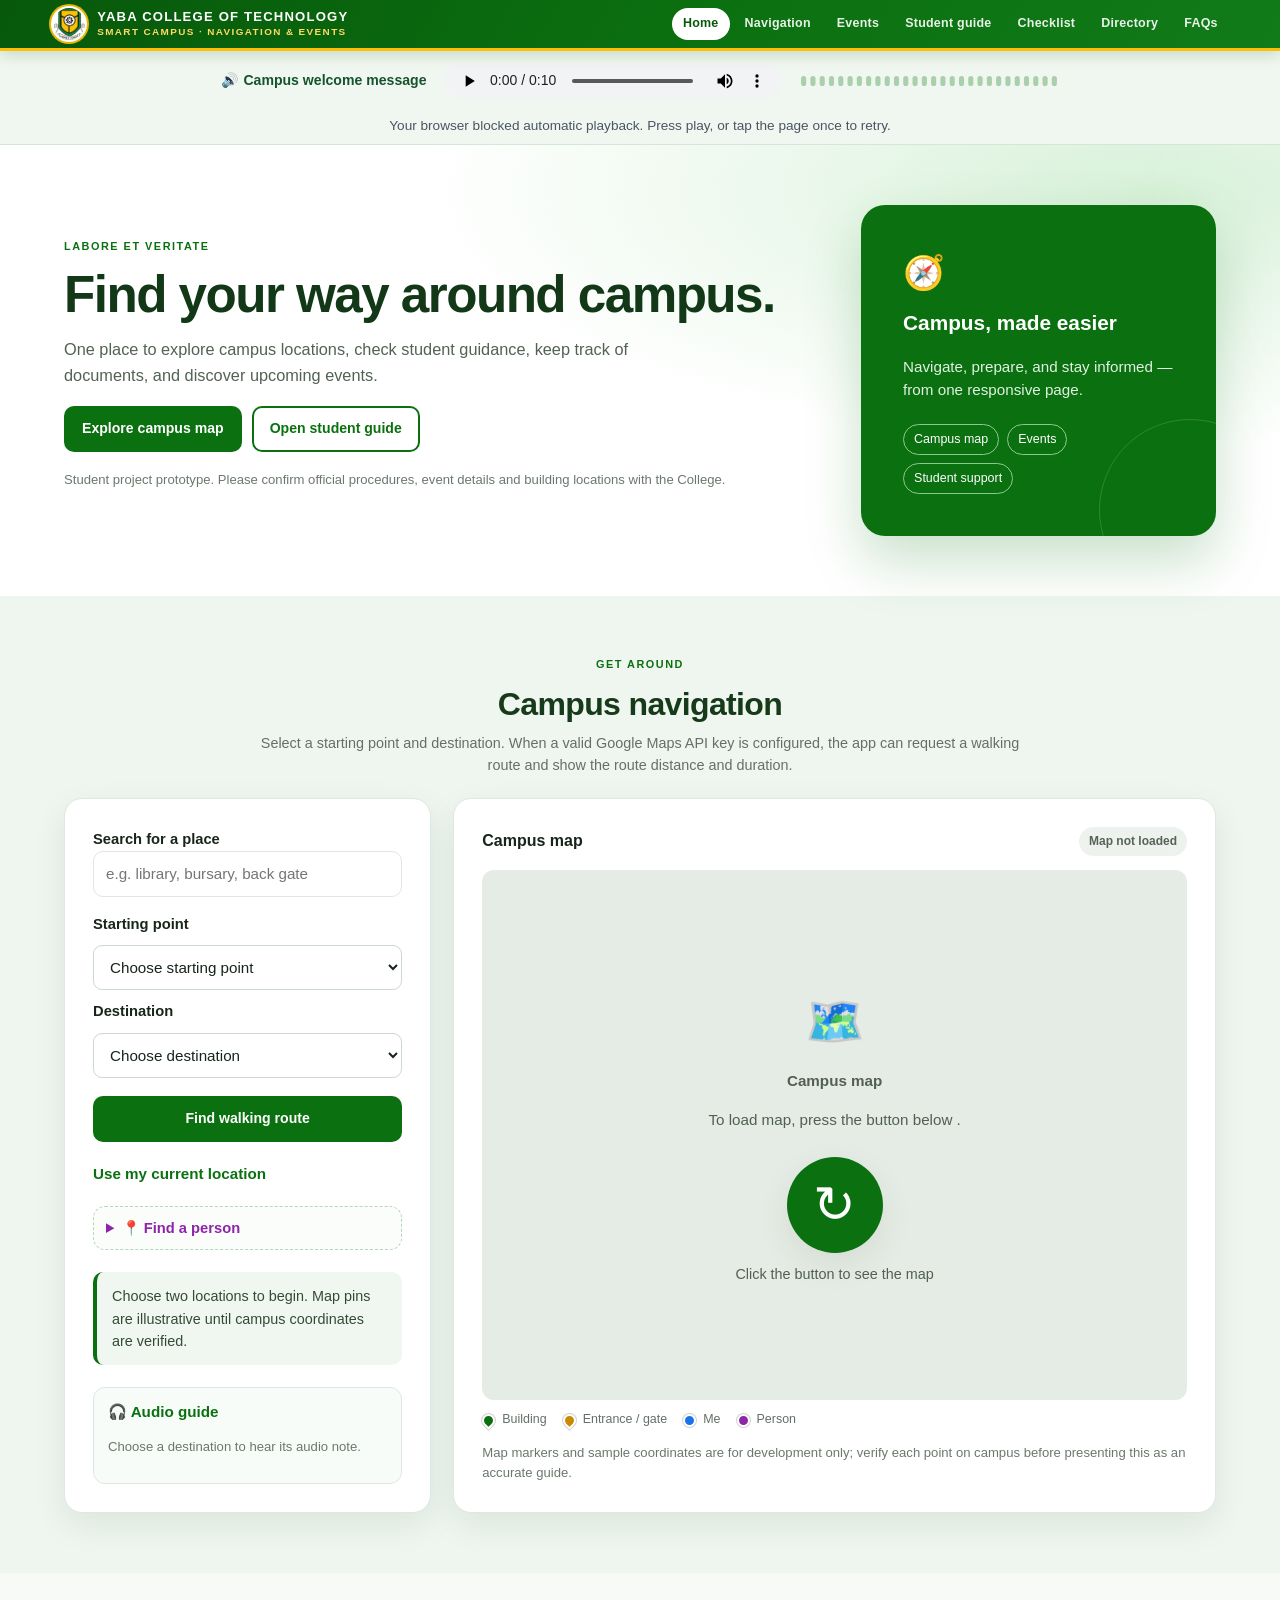
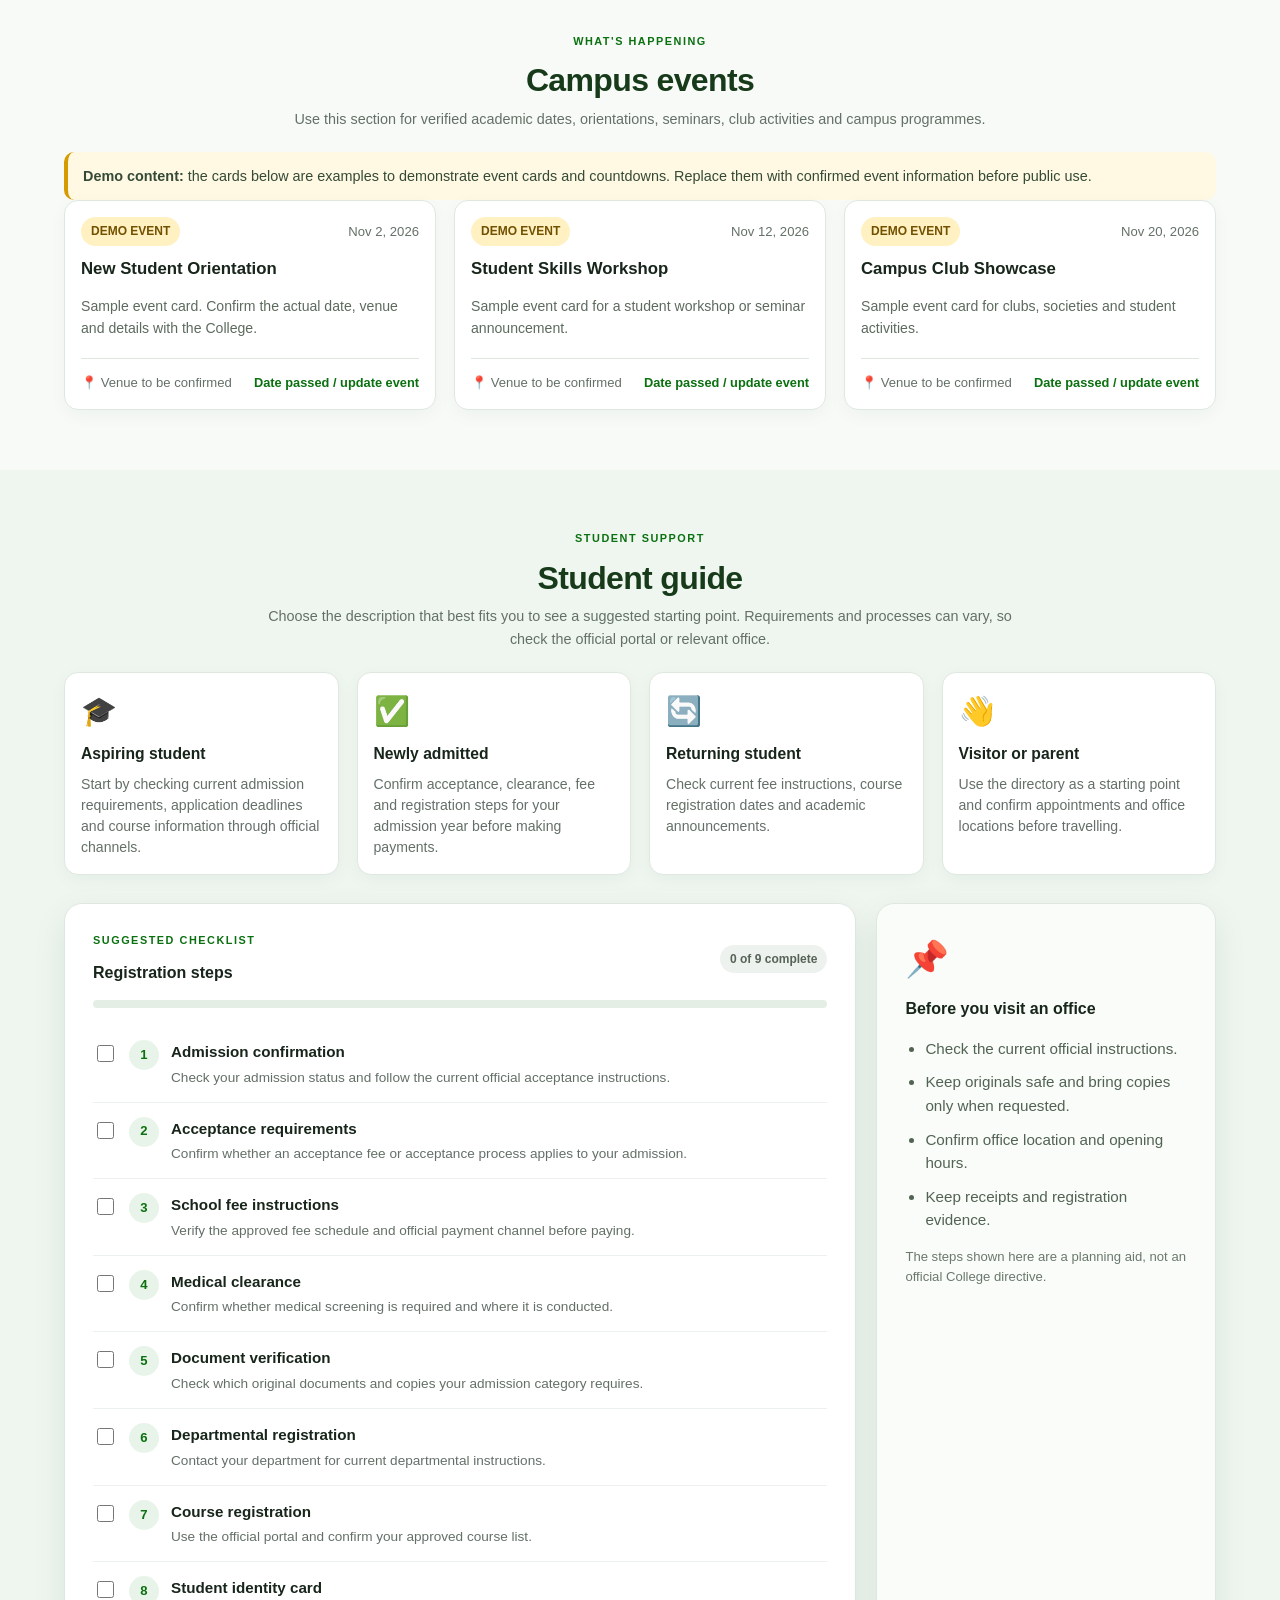
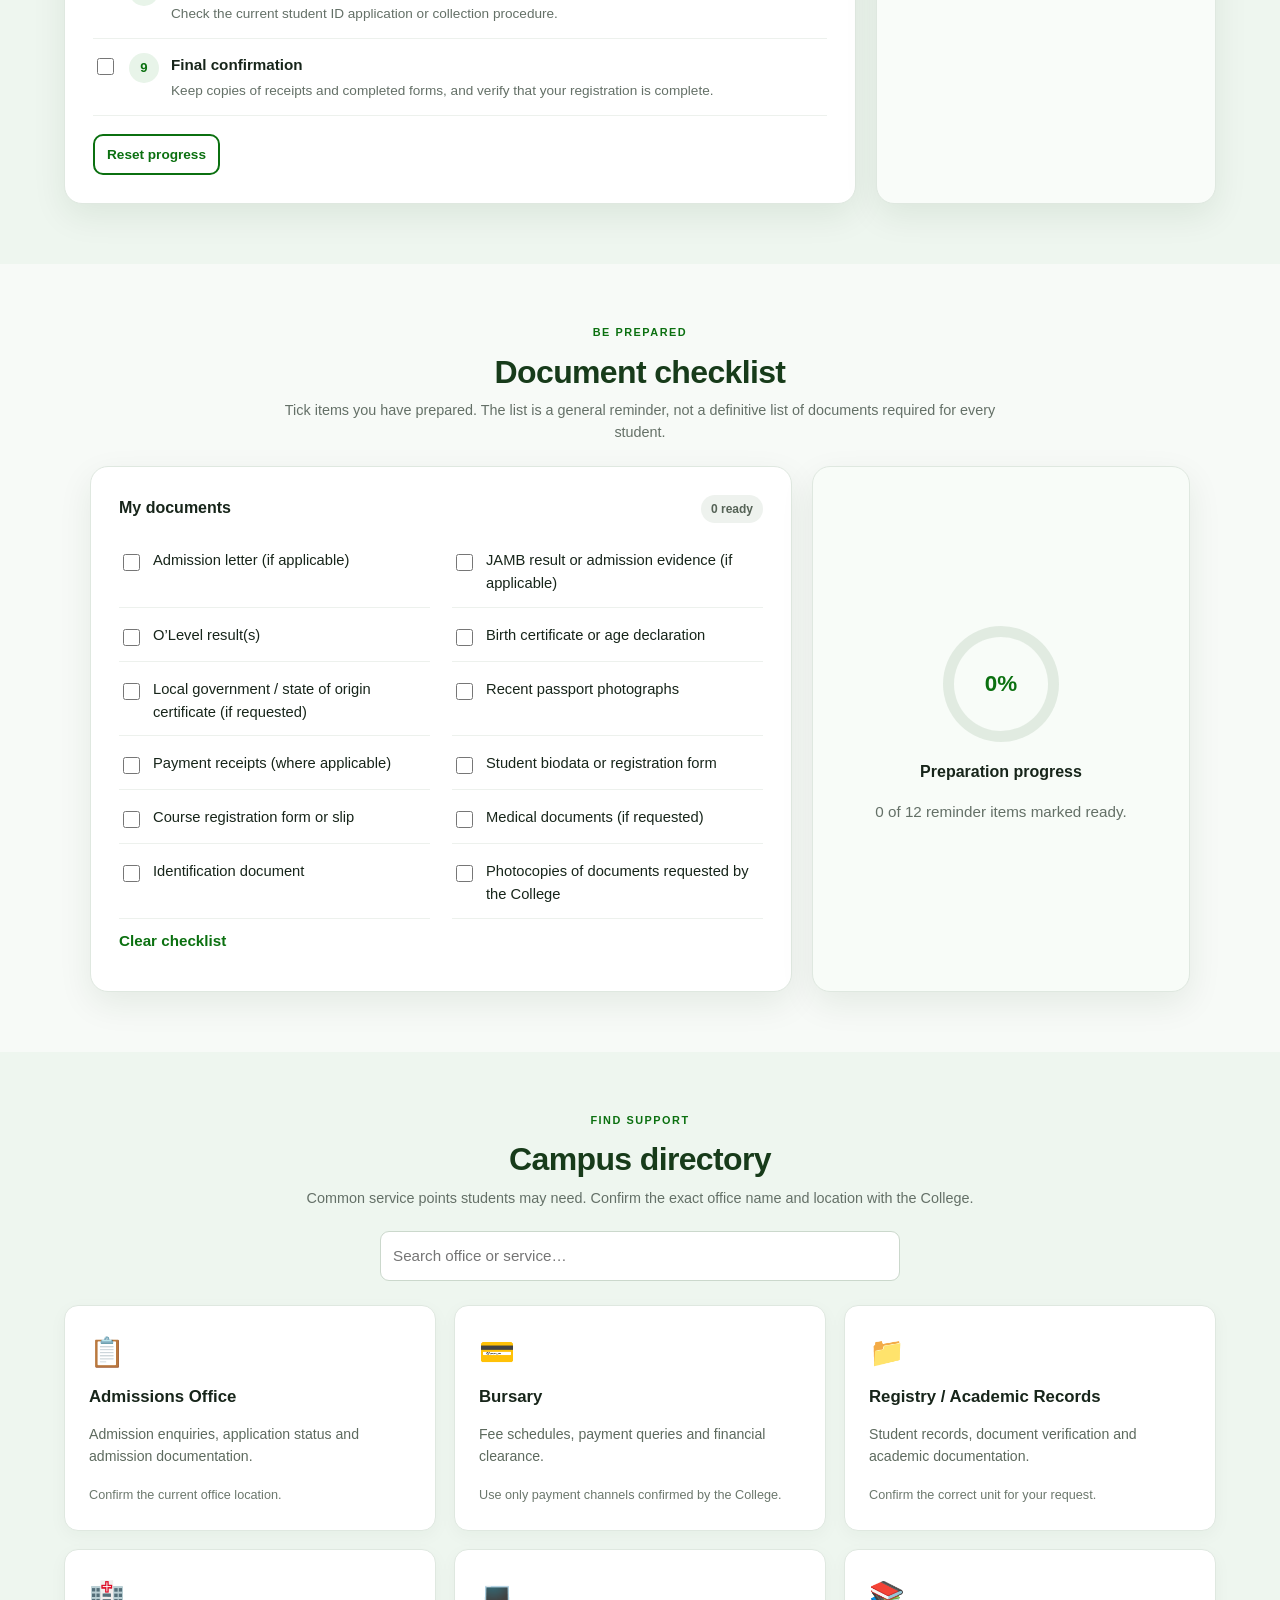
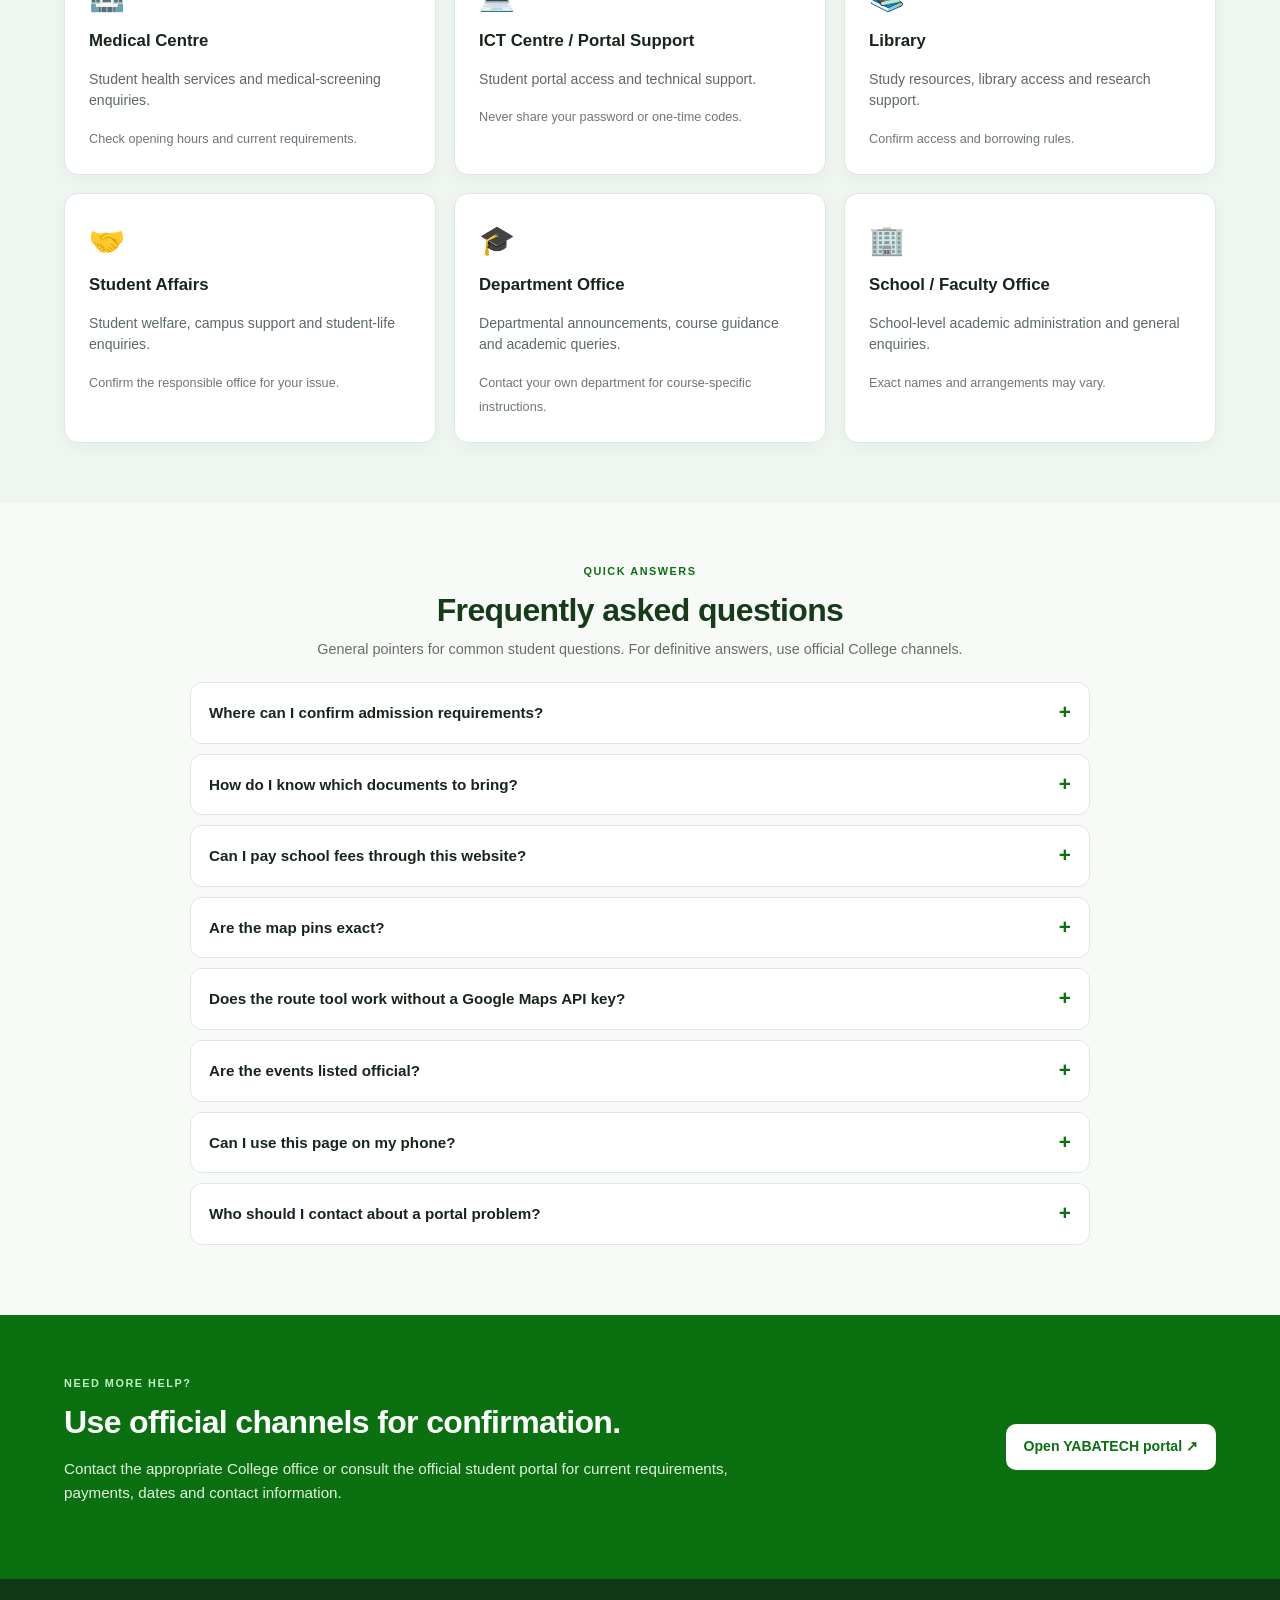
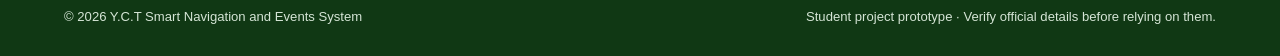
<file: index.html>
<!doctype html>
<html lang="en">
<head>
  <meta charset="utf-8">
  <meta name="viewport" content="width=device-width, initial-scale=1, viewport-fit=cover">
  <meta name="theme-color" content="#0b7010">
  <meta name="description" content="YCT Smart Navigation and Events System — a student-focused campus guide prototype.">
  <title>Y.C.T Smart Navigation and Events System</title>
  <link rel="stylesheet" href="css/style.css?v=20261113">
</head>
<body>
  <a class="skip-link" href="#main">Skip to content</a>
  <header class="site-header" id="top">
    <a class="brand" href="#home" aria-label="YCT Smart Campus home">
      <img src="images/logoyct.png" alt="Yaba College of Technology logo" class="logo" onerror="this.style.display='none'">
      <span><strong>YABA COLLEGE OF TECHNOLOGY</strong><small>Smart Campus · Navigation &amp; Events</small></span>
    </a>
    
    <nav id="primary-nav" class="primary-nav" aria-label="Main navigation">
      <a href="#home">Home</a><a href="#navigation">Navigation</a><a href="#events">Events</a><a href="#guide">Student guide</a><a href="#documents">Checklist</a><a href="#directory">Directory</a><a href="#faq">FAQs</a>
    </nav>
  </header>

  <div class="welcome-audio" id="welcome-audio-panel">
    <span class="welcome-audio-label">🔊 Campus welcome message</span>
    <audio id="welcome-audio" controls autoplay preload="auto" aria-label="YCT campus welcome audio">
      <source src="audios/welcome_mp3.mp3" type="audio/mpeg">
      <source src="audios/welcome_wav.wav" type="audio/wav">
      Your browser does not support the audio player.
    </audio>
    <canvas id="audio-visualizer" class="audio-visualizer" role="img" aria-label="Live frequency display of the welcome audio"></canvas>
    <p id="audio-status" class="audio-status" aria-live="polite" hidden></p>
  </div>

  <main id="main">
    <section class="hero section" id="home">
      <div class="hero-copy">
        <p class="eyebrow">LABORE ET VERITATE</p>
        <h1>Find your way around campus.</h1>
        <p class="hero-lede">One place to explore campus locations, check student guidance, keep track of documents, and discover upcoming events.</p>
        <div class="hero-actions"><a class="button" href="#navigation">Explore campus map</a><a class="button button-outline" href="#guide">Open student guide</a></div>
        <p class="prototype-note">Student project prototype. Please confirm official procedures, event details and building locations with the College.</p>
      </div>
      <div class="hero-panel" aria-label="Project features">
        <div class="feature-icon">🧭</div><h2>Campus, made easier</h2>
        <p>Navigate, prepare, and stay informed — from one responsive page.</p>
        <div class="feature-pills"><span>Campus map</span><span>Events</span><span>Student support</span></div>
      </div>
    </section>

    <section class="section section-soft" id="navigation">
      <div class="section-heading"><p class="eyebrow">GET AROUND</p><h2>Campus navigation</h2><p>Select a starting point and destination. When a valid Google Maps API key is configured, the app can request a walking route and show the route distance and duration.</p></div>
      <div class="navigation-layout">
        <form id="route-form" class="panel route-form">
          <div class="place-search" id="place-search">
            <label for="place-search-input">Search for a place</label>
            <input id="place-search-input" type="search" placeholder="e.g. library, bursary, back gate" autocomplete="off" autocapitalize="off" spellcheck="false">
            <ul id="place-search-results" class="place-results" hidden></ul>
            <p id="place-search-note" class="fine-print" aria-live="polite"></p>
          </div>
          <label for="source">Starting point</label><select id="source" required><option value="">Choose starting point</option></select>
          <label for="destination">Destination</label><select id="destination" required><option value="">Choose destination</option></select>
          <button class="button" type="submit">Find walking route</button>
          <button class="text-button" type="button" id="use-location">Use my current location</button>
          <details class="person-box" id="person-box">
            <summary>📍 Find a person</summary>
            <p class="fine-print">Ask them to send their location (a Google Maps link or coordinates) and paste it below. Choose Me as your starting point and you get a route to them. Paste a newer location any time and they move on your map.</p>
            <label for="person-name">Their name (optional)</label>
            <input id="person-name" type="text" maxlength="30" placeholder="e.g. Ada" autocomplete="off">
            <label for="person-coords">Their location</label>
            <input id="person-coords" type="text" placeholder="6.5170, 3.3760 or a Google Maps link" autocomplete="off" autocapitalize="off" spellcheck="false">
            <div class="person-actions">
              <button class="button button-small" type="button" id="person-locate">Locate person</button>
              <button class="text-button" type="button" id="person-clear">Clear</button>
              <button class="text-button" type="button" id="share-my-location">Share my location</button>
            </div>
            <p id="person-status" class="fine-print" aria-live="polite"></p>
            <div class="meeting" id="meeting">
              <p class="meeting-title">🔴 Live meeting code</p>
              <p class="fine-print">Share your live position with a friend for up to an hour, or follow a friend who shared theirs. No sign-up needed.</p>
              <div class="meeting-share">
                <label for="meeting-name">Your name (your friend sees this)</label>
                <input id="meeting-name" type="text" maxlength="30" placeholder="e.g. Tunde" autocomplete="off">
                <div class="person-actions"><button class="button button-small" type="button" id="meeting-start">Share live (get a code)</button></div>
                <div id="meeting-host" hidden>
                  <div class="meeting-code" id="meeting-code" aria-live="polite">------</div>
                  <div class="person-actions">
                    <button class="button button-small" type="button" id="meeting-copy-code">Copy code</button>
                    <button class="text-button" type="button" id="meeting-copy-link">Copy link</button>
                    <button class="text-button" type="button" id="meeting-extend">Restart 1-hour timer</button>
                    <button class="text-button" type="button" id="meeting-stop">Stop sharing</button>
                  </div>
                </div>
                <p id="meeting-host-status" class="fine-print" aria-live="polite"></p>
                <p class="fine-print">While you share, your live position is sent to Google's Firebase service and shown to anyone who has your code. It is removed when you stop, close this page, or the timer ends. Keep this page open; phones may pause location when the screen is off.</p>
              </div>
              <div class="meeting-join">
                <label for="meeting-join-code">Have a code? Enter it to follow your friend</label>
                <input id="meeting-join-code" type="text" maxlength="6" placeholder="e.g. K7M2QX" autocomplete="off" autocapitalize="characters" spellcheck="false">
                <div class="person-actions">
                  <button class="button button-small" type="button" id="meeting-join">Follow</button>
                  <button class="text-button" type="button" id="meeting-leave" hidden>Stop following</button>
                </div>
                <p id="meeting-join-status" class="fine-print" aria-live="polite"></p>
              </div>
              <p id="meeting-setup-note" class="fine-print person-warning" hidden>Live codes are switched off until the site owner adds the Firebase settings (js/firebase-config.js).</p>
            </div>
            <p class="fine-print">"Share my location" makes a link with the spot where you are right now. Anyone who has the link can see that spot. This site does not store it.</p>
          </details>
          <div id="route-result" class="notice" aria-live="polite">Choose two locations to begin. Map pins are illustrative until campus coordinates are verified.</div>
          <div id="audio-guide" class="audio-guide" aria-live="polite"></div>
        </form>
        <div class="panel map-panel">
          <div class="map-topline"><h3>Campus map</h3><span id="map-status" class="status-pill">Map not loaded</span></div>
          <div id="map" role="region" aria-label="Interactive campus map">
            <div class="map-fallback" id="map-placeholder">
              <span class="map-emoji">🗺️</span>
              <strong>Campus map</strong>
              <p>To load map, press the button below .</p>
              <button type="button" class="map-load-button" id="load-map-button" aria-label="Load the campus map">&#8635;</button>
              <p class="map-hint">Click the button to see the map</p>
            </div>
          </div>
          <ul class="map-legend" aria-label="Map key"><li><i class="dot-building"></i>Building</li><li><i class="dot-gate"></i>Entrance / gate</li><li><i class="dot-me"></i>Me</li><li><i class="dot-person"></i>Person</li></ul>
          <p class="fine-print">Map markers and sample coordinates are for development only; verify each point on campus before presenting this as an accurate guide.</p>
        </div>
      </div>
    </section>

    <section class="section" id="events">
      <div class="section-heading"><p class="eyebrow">WHAT'S HAPPENING</p><h2>Campus events</h2><p>Use this section for verified academic dates, orientations, seminars, club activities and campus programmes.</p></div>
      <div class="notice warning"><strong>Demo content:</strong> the cards below are examples to demonstrate event cards and countdowns. Replace them with confirmed event information before public use.</div>
      <div id="events-grid" class="card-grid"></div>
    </section>

    <section class="section section-soft" id="guide">
      <div class="section-heading"><p class="eyebrow">STUDENT SUPPORT</p><h2>Student guide</h2><p>Choose the description that best fits you to see a suggested starting point. Requirements and processes can vary, so check the official portal or relevant office.</p></div>
      <div id="student-type-grid" class="card-grid student-type-grid"></div>
      <div id="guide-selector" class="profile-wrap" data-picker></div>
      <div class="guide-layout">
        <div class="panel"><div class="panel-heading"><div><p class="eyebrow">SUGGESTED CHECKLIST</p><h3>Registration steps</h3></div><span id="progress-label" class="status-pill">0 of 9 complete</span></div><div class="progress-track"><span id="progress-bar"></span></div><div id="steps-list" class="steps-list"></div><button class="button button-small button-outline" id="reset-steps" type="button">Reset progress</button></div>
        <aside class="panel guide-aside"><div class="aside-icon">📌</div><h3>Before you visit an office</h3><ul><li>Check the current official instructions.</li><li>Keep originals safe and bring copies only when requested.</li><li>Confirm office location and opening hours.</li><li>Keep receipts and registration evidence.</li></ul><p class="fine-print">The steps shown here are a planning aid, not an official College directive.</p></aside>
      </div>
    </section>

    <section class="section" id="documents">
      <div class="section-heading"><p class="eyebrow">BE PREPARED</p><h2>Document checklist</h2><p>Tick items you have prepared. The list is a general reminder, not a definitive list of documents required for every student.</p></div>
      <div id="docs-selector" class="profile-wrap" data-picker></div>
      <div class="checklist-layout"><div class="panel"><div class="panel-heading"><h3>My documents</h3><span class="status-pill" id="docs-count">0 ready</span></div><div id="documents-list" class="documents-list"></div><button class="text-button" type="button" id="clear-documents">Clear checklist</button></div><aside class="panel checklist-summary"><div class="progress-ring" id="docs-ring"><span id="docs-percent">0%</span></div><h3>Preparation progress</h3><p id="docs-summary">Tick a document when you have it ready.</p></aside></div>
    </section>

    <section class="section section-soft" id="directory">
      <div class="section-heading"><p class="eyebrow">FIND SUPPORT</p><h2>Campus directory</h2><p>Common service points students may need. Confirm the exact office name and location with the College.</p></div>
      <div class="directory-tools"><label for="directory-search" class="sr-only">Search campus directory</label><input id="directory-search" type="search" placeholder="Search office or service…"></div>
      <div id="directory-grid" class="card-grid"></div>
    </section>

    <section class="section" id="faq">
      <div class="section-heading"><p class="eyebrow">QUICK ANSWERS</p><h2>Frequently asked questions</h2><p>General pointers for common student questions. For definitive answers, use official College channels.</p></div>
      <div id="faq-list" class="faq-list"></div>
    </section>

    <section class="section help-section" id="help"><div><p class="eyebrow">NEED MORE HELP?</p><h2>Use official channels for confirmation.</h2><p>Contact the appropriate College office or consult the official student portal for current requirements, payments, dates and contact information.</p></div><a class="button button-light" href="https://portal.yabatech.edu.ng" target="_blank" rel="noopener noreferrer">Open YABATECH portal ↗</a></section>
  </main>

  <footer class="site-footer"><p>© 2026 Y.C.T Smart Navigation and Events System</p><p>Student project prototype · Verify official details before relying on them.</p></footer>
  <button type="button" id="floating-top" class="floating-top" aria-label="Back to top" hidden>↑</button>
  <div id="toast" class="toast" role="status" aria-live="polite"></div>
  <script src="js/config.js?v=20261113"></script><script src="js/firebase-config.js?v=20261113"></script><script src="js/audio-notes.js?v=20261113"></script><script src="js/app.js?v=20261113"></script><script src="js/map.js?v=20261113"></script><script src="js/meeting.js?v=20261113"></script>
</body>
</html>
</file>
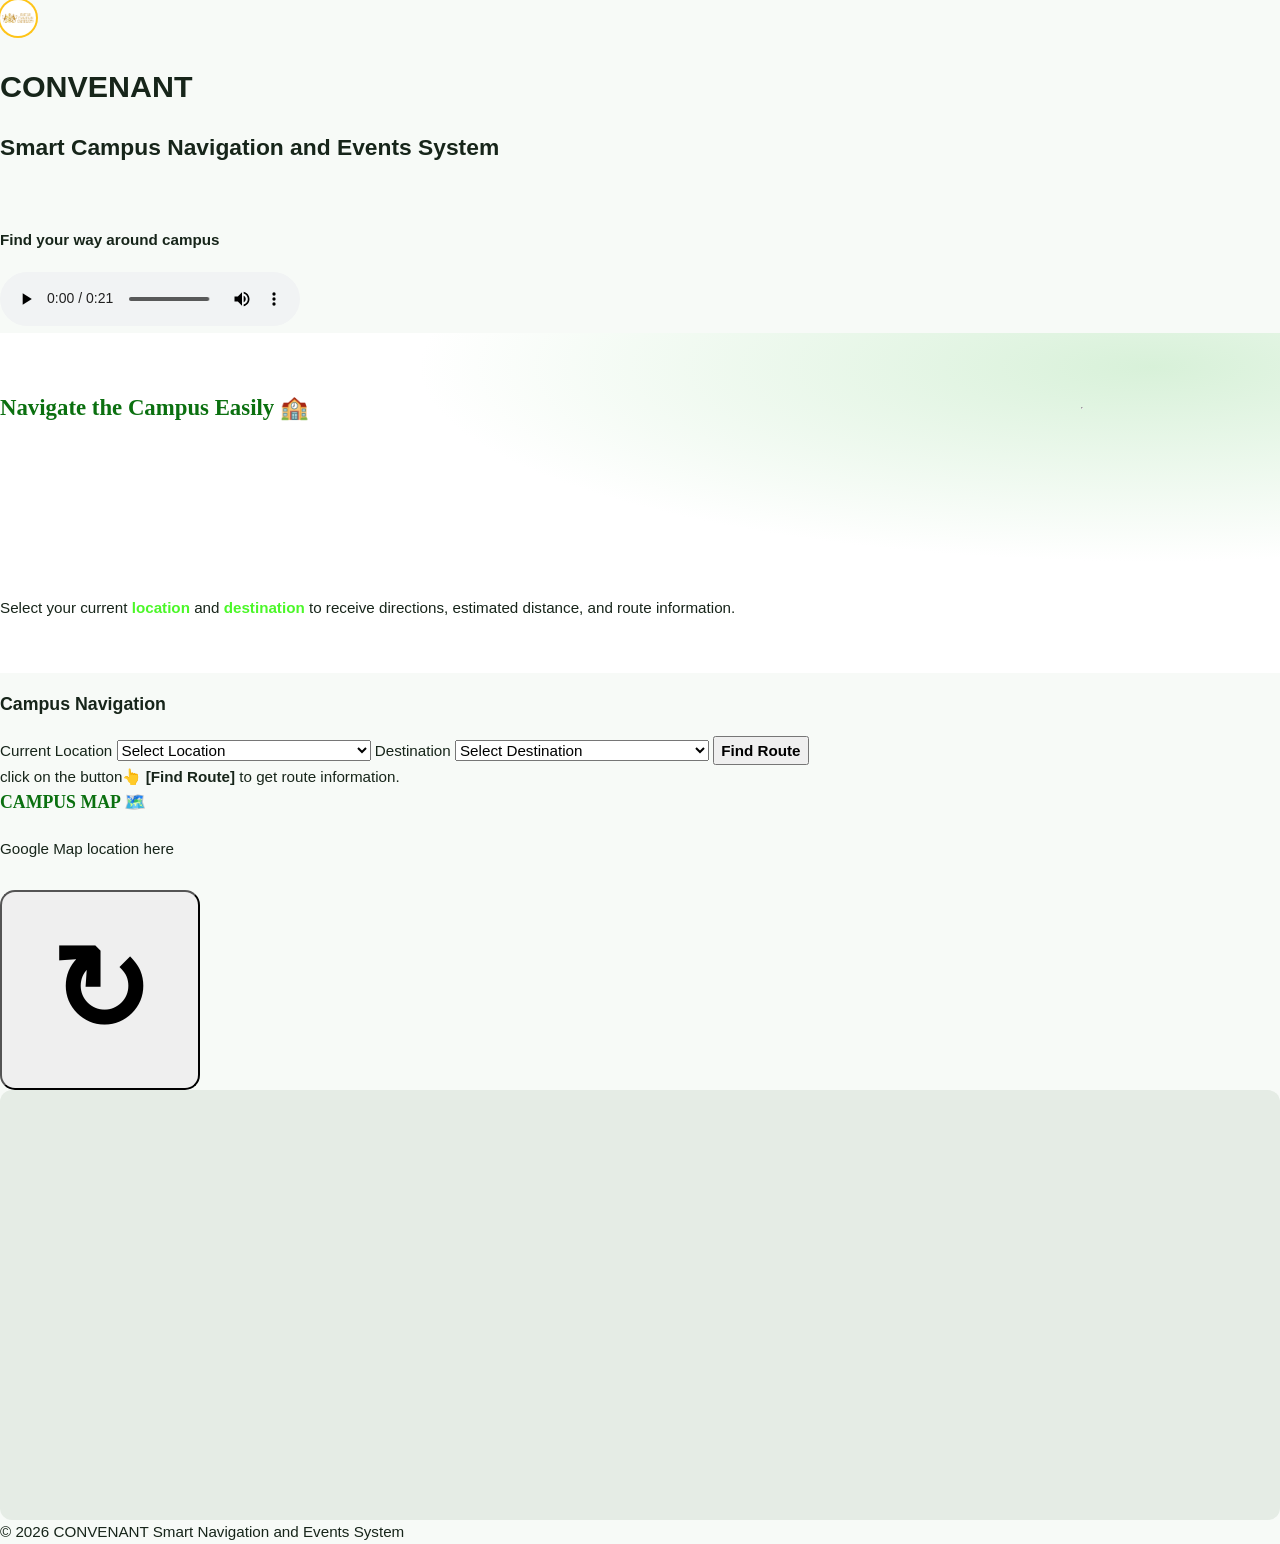
<file: navigation.html>
<!DOCTYPE html>
<html lang="en">
<head>
<meta charset="UTF-8">
<meta name="viewport" content="width=device-width, initial-scale=1.0">
<title>Y.C.T Smart Navigation and Events System</title>
<link rel="stylesheet" href="css/style.css">
</head>

<body>
<header class="mainheader">
   <a href="https://portal.yabatech.edu.ng" target="_blank"><img src="images/BCU-logo.png" class="logo" title="LABORE ET VERITATE" alt="campus logo"></a>
    <div><H1><B>CONVENANT</B></H1>
        <H2><B>Smart Campus Navigation and Events System</B></H2><br>
        <h4><b>Find your way around campus</b></h4></div>
</header>
<div  class="center">
<audio controls autoplay>
    <source src="audios/centuryfox.wav">
    <!--
    <source src="audios/welcome_mp3.mp3">
    <source src="audios/welcome_wav.wav">
    -->
</audio>
</div>
<section class="hero">
    <h2 style="color: #0b7010; font-family: 'Times New Roman', Times, serif; ">Navigate the Campus Easily 🏫</h2>
    <hr class="line">
    <p>
        Select your current <span style="color: #4bf728"><b>location</b></span> and <span style="color: #4bf728"><b>destination</b></span> to receive
        directions, estimated distance, and route information.
    </p>
</section>

<div class="navigation-box">

    <h3 >Campus Navigation</h3>

    <label>Current Location</label>
    <select id="source">
        <option>Select Location</option>
        <option>School of Science</option>
        <option>School of Engineering</option>
        <option>Library</option>
        <option>ICT Centre</option>
        <option>Medical Centre</option>
        <option>Computer Technology Department</option>
    </select>

    <label>Destination</label>
    <select id="destination">
        <option>Select Destination</option>
        <option>School of Science</option>
        <option>School of Engineering</option>
        <option>Library</option>
        <option>ICT Centre</option>
        <option>Medical Centre</option>
        <option>Computer Technology Department</option>
    </select>

    <button onclick="showRoute()"><b>Find Route</b></button>

    <div class="result" id="result">
        click on the button👆 <span class="innerText"><b>[Find Route]</b></span>  to get route information.
    </div>

</div>

<div class="map-area">

    <h3 style="color: #0b7010; font-family: 'Times New Roman', Times, serif; margin:0%; padding: 0 0 20px 0;"><b>CAMPUS MAP 🗺️</b></h3>

<div class="placeholder-map" id="placeholder" style="flex-direction: column;">

    Google Map location here

    <h1 style="margin: 30px 0 0 0;">
        <button alt="click to see your current location" onclick="loadMap()"
            style="border-radius: 15px;
                   text-align: center;
                   font-size: 120px;
                   width: 200px;
                   height: 200px;" >
            &#8635
        </button>
    </h1>

</div>

<div id="map"></div>

</div>

<footer>
    © 2026 CONVENANT Smart Navigation and Events System
</footer>

<script src="js/app.js"></script>
<script src="js/map.js" ></script>


</body>
</html>
</file>
<file: css/style.css>
:root{--green:#0b7010;--green-dark:#07580b;--green-light:#eaf7eb;--gold:#ffbf00;--ink:#17251a;--muted:#647067;--paper:#fff;--line:#dfe8e0;--shadow:0 12px 34px rgba(14,56,19,.08)}
*{box-sizing:border-box}html{scroll-behavior:smooth;scroll-padding-top:calc(var(--header-h,100px) - 8px)}body{margin:0;background:#f7faf7;color:var(--ink);font-family:Arial,Helvetica,sans-serif;font-size:.95rem;line-height:1.55}a{color:inherit}button,input,select{font:inherit}button,a{-webkit-tap-highlight-color:transparent}.skip-link{position:absolute;left:-999px;top:8px;background:#fff;padding:10px;z-index:100}.skip-link:focus{left:8px}.sr-only{position:absolute;width:1px;height:1px;padding:0;margin:-1px;overflow:hidden;clip:rect(0,0,0,0);white-space:nowrap;border:0}
.site-header{position:sticky;top:0;z-index:30;background:rgba(255,255,255,.96);backdrop-filter:blur(12px);border-bottom:1px solid var(--line);padding:8px clamp(16px,4vw,60px);display:flex;align-items:center;justify-content:space-between;gap:24px}.brand{display:flex;align-items:center;gap:12px;text-decoration:none;min-width:0}.logo{width:40px;height:40px;object-fit:contain}.brand strong{display:block;color:var(--green);font-size:clamp(.72rem,1.3vw,.9rem);letter-spacing:.02em}.brand small{display:block;color:var(--muted);font-size:.7rem}.primary-nav{display:flex;align-items:center;gap:clamp(8px,1.5vw,22px)}.primary-nav a{text-decoration:none;color:#4e5d50;font-size:.84rem;font-weight:700;padding:8px 0;border-bottom:3px solid transparent}.primary-nav a:hover,.primary-nav a.active{color:var(--green);border-color:var(--gold)}
.section{padding:clamp(34px,5vw,60px) clamp(16px,5vw,76px);scroll-margin-top:0}.section-soft{background:#eef6ef}.hero{min-height:340px;display:grid;grid-template-columns:minmax(0,1.35fr) minmax(260px,.65fr);align-items:center;gap:clamp(24px,5vw,60px);background:radial-gradient(ellipse at 90% 10%,#d8f1d9 0,transparent 45%),#fff}.hero-copy{max-width:780px}.eyebrow{color:var(--green);font-weight:800;font-size:.68rem;letter-spacing:.14em;text-transform:uppercase;margin:0 0 12px}.hero h1{font-size:clamp(1.9rem,4.4vw,3.2rem);line-height:1.1;letter-spacing:-.03em;margin:0;color:#123817}.hero-lede{font-size:clamp(.92rem,1.3vw,1.02rem);color:#526253;max-width:640px;margin:14px 0}.hero-actions{display:flex;flex-wrap:wrap;gap:10px;margin:18px 0}.button{display:inline-flex;align-items:center;justify-content:center;border:2px solid var(--green);border-radius:10px;background:var(--green);color:#fff;font-size:.88rem;padding:10px 16px;text-decoration:none;font-weight:800;cursor:pointer;transition:transform .2s,background .2s}.button:hover{background:var(--green-dark);transform:translateY(-1px)}.button-outline{background:transparent;color:var(--green)}.button-outline:hover{color:#fff}.button-light{background:#fff;color:var(--green);border-color:#fff;white-space:nowrap}.button-light:hover{background:#f2f7f2;color:var(--green-dark)}.prototype-note,.fine-print{font-size:.82rem;color:#6b786c}.hero-panel{padding:clamp(24px,4vw,42px);background:#0b7010;color:white;border-radius:24px;box-shadow:0 25px 55px rgba(11,112,16,.22);position:relative;overflow:hidden}.hero-panel:after{content:"";position:absolute;width:180px;height:180px;border:1px solid rgba(255,255,255,.15);border-radius:50%;right:-65px;bottom:-65px}.feature-icon{font-size:2.1rem}.hero-panel h2{font-size:1.3rem;margin:8px 0}.hero-panel p{color:#e0f2e1}.feature-pills{display:flex;flex-wrap:wrap;gap:8px;margin-top:22px}.feature-pills span{border:1px solid #8cc991;border-radius:100px;padding:5px 10px;font-size:.78rem}
.section-heading{max-width:760px;margin:0 auto 22px;text-align:center}.section-heading h2,.help-section h2{font-size:clamp(1.4rem,2.6vw,2rem);line-height:1.2;letter-spacing:-.02em;margin:0 0 8px;color:#173b1a}.section-heading>p:last-child{color:var(--muted);margin:0;font-size:.9rem}.navigation-layout{display:grid;grid-template-columns:minmax(250px,.65fr) minmax(0,1.35fr);gap:22px;max-width:1250px;margin:auto}.panel{background:var(--paper);border:1px solid var(--line);border-radius:18px;padding:clamp(18px,3vw,28px);box-shadow:var(--shadow)}.route-form{display:flex;flex-direction:column;align-items:stretch;gap:10px}.route-form label{font-weight:800;font-size:.92rem}.route-form select,.directory-tools input{width:100%;padding:12px;border:1px solid #cbd8cc;border-radius:9px;background:#fff;color:var(--ink)}.route-form .button{margin-top:8px}.text-button{border:0;background:transparent;color:var(--green);font-weight:800;cursor:pointer;padding:10px 0;text-align:left}.text-button:hover{text-decoration:underline}.notice{padding:13px 15px;border-radius:10px;background:#f0f7f0;border-left:4px solid var(--green);font-size:.9rem;color:#344a36;margin-top:12px}.warning,.notice-warning{background:#fff8e3;border-left-color:#d69b00}.map-panel{min-width:0}.map-topline,.panel-heading{display:flex;align-items:center;justify-content:space-between;gap:14px;margin-bottom:14px}.map-topline h3,.panel h3{margin:0;font-size:1rem}.status-pill{display:inline-flex;align-items:center;background:#eef2ee;color:#566357;padding:5px 10px;border-radius:100px;font-size:.75rem;font-weight:800;white-space:nowrap}.status-ready{background:#ddf5df;color:#12621a}#map{height:430px;min-height:300px;border-radius:12px;overflow:hidden;background:#e5ece5}.map-fallback{height:100%;min-height:300px;display:flex;flex-direction:column;align-items:center;justify-content:center;text-align:center;padding:28px;color:#516052}.map-fallback p{max-width:440px}.map-emoji{font-size:3rem;margin-bottom:10px}.map-panel>.fine-print{margin-bottom:0}
.card-grid{display:grid;grid-template-columns:repeat(3,minmax(0,1fr));gap:18px;max-width:1250px;margin:0 auto}.event-card,.directory-card,.student-card{background:#fff;border:1px solid var(--line);border-radius:14px;padding:16px;box-shadow:0 5px 18px rgba(12,45,16,.04);transition:transform .2s,box-shadow .2s}.event-card:hover,.directory-card:hover,.student-card:hover{transform:translateY(-3px);box-shadow:var(--shadow)}.event-meta,.event-footer{display:flex;justify-content:space-between;align-items:center;gap:12px;flex-wrap:wrap;font-size:.82rem;color:var(--muted)}.event-card h3,.directory-card h3{margin:10px 0 6px;font-size:1.05rem}.event-card p,.directory-card p{color:#5d6a5e;font-size:.88rem}.event-footer{border-top:1px solid var(--line);padding-top:14px;margin-top:18px}.event-footer strong{color:var(--green);font-size:.8rem}.demo-pill{background:#fff1c2;color:#725000}.student-type-grid{grid-template-columns:repeat(4,minmax(0,1fr));margin-bottom:28px}.student-card{font-size:inherit;text-align:left;color:var(--ink);cursor:pointer;display:flex;flex-direction:column;align-items:flex-start;gap:8px}.student-card strong{font-size:.98rem}.student-card span:last-child{font-size:.88rem;color:var(--muted);line-height:1.5}.student-card.selected{border:2px solid var(--green);background:var(--green-light)}.card-icon{font-size:1.8rem}.guide-layout{display:grid;grid-template-columns:minmax(0,1.4fr) minmax(240px,.6fr);gap:20px;max-width:1250px;margin:auto}.progress-track{height:8px;background:#e5eee5;border-radius:100px;overflow:hidden;margin:12px 0 18px}.progress-track span{display:block;height:100%;width:0;background:var(--green);transition:width .25s}.steps-list{margin-bottom:18px}.step-row{display:flex;align-items:flex-start;gap:12px;padding:14px 0;border-bottom:1px solid #edf1ed;cursor:pointer}.step-row input,.document-row input{accent-color:var(--green);margin-top:5px;width:17px;height:17px;flex-shrink:0}.step-number{display:grid;place-items:center;width:30px;height:30px;flex-shrink:0;border-radius:50%;background:#e8f4e9;color:var(--green);font-weight:800;font-size:.82rem}.step-copy{display:flex;flex-direction:column;gap:3px}.step-copy strong{font-size:.95rem}.step-copy small{font-size:.85rem;color:var(--muted)}.step-row.complete .step-number{background:var(--green);color:#fff}.step-row.complete .step-copy strong{text-decoration:line-through;color:#778378}.button-small{font-size:.85rem;padding:8px 12px}.guide-aside{background:#f9fcf9}.aside-icon{font-size:2.2rem}.guide-aside h3{margin:10px 0}.guide-aside ul{padding-left:20px;color:#526253}.guide-aside li{margin:10px 0}.checklist-layout{display:grid;grid-template-columns:minmax(0,1.3fr) minmax(240px,.7fr);gap:20px;max-width:1100px;margin:auto}.documents-list{display:grid;grid-template-columns:repeat(2,minmax(0,1fr));gap:4px 22px}.document-row{display:flex;gap:10px;align-items:flex-start;padding:12px 0;border-bottom:1px solid #edf1ed;font-size:.92rem;cursor:pointer}.document-row.complete span{color:#718072;text-decoration:line-through}.checklist-summary{display:flex;flex-direction:column;align-items:center;justify-content:center;text-align:center;background:#f8fcf8}.progress-ring{--progress:0deg;width:116px;height:116px;display:grid;place-items:center;border-radius:50%;background:conic-gradient(var(--green) var(--progress),#e1ebe1 0);position:relative;margin:8px 0 18px}.progress-ring:before{content:"";position:absolute;inset:11px;background:#f8fcf8;border-radius:50%}.progress-ring span{position:relative;font-size:1.4rem;font-weight:800;color:var(--green)}.checklist-summary p{color:var(--muted)}.directory-tools{max-width:520px;margin:0 auto 24px}.directory-card{padding:24px}.directory-card small{color:#6c786d}.faq-list{max-width:900px;margin:auto}.faq-item{background:#fff;border:1px solid var(--line);border-radius:12px;margin:10px 0;padding:0 18px}.faq-item summary{font-weight:800;cursor:pointer;padding:18px 24px 18px 0;position:relative;list-style:none}.faq-item summary::-webkit-details-marker{display:none}.faq-item summary:after{content:"+";position:absolute;right:0;color:var(--green);font-size:1.3rem;top:13px}.faq-item[open] summary:after{content:"−"}.faq-item p{color:#5d6a5e;margin:0;padding:0 0 18px}.help-section{background:var(--green);color:#fff;display:flex;align-items:center;justify-content:space-between;gap:32px}.help-section .eyebrow{color:#c3efc6}.help-section h2{color:#fff;max-width:650px}.help-section p:not(.eyebrow){max-width:720px;color:#e2f2e3}.site-footer{background:#103814;color:#d5e5d6;padding:28px clamp(16px,5vw,76px);display:flex;align-items:center;justify-content:space-between;gap:12px;flex-wrap:wrap;font-size:.82rem}.site-footer p{margin:0}.site-footer a{color:#fff}.toast{position:fixed;z-index:100;bottom:22px;left:50%;transform:translate(-50%,20px);background:#173b1a;color:#fff;padding:12px 18px;border-radius:12px;box-shadow:var(--shadow);opacity:0;pointer-events:none;transition:opacity .2s,transform .2s;max-width:calc(100vw - 30px);text-align:center}.toast.visible{opacity:1;transform:translate(-50%,0)}
@media(max-width:1050px){.navigation-layout{grid-template-columns:1fr}.route-form{display:grid;grid-template-columns:1fr 1fr;align-items:end}.route-form label{align-self:end}.route-form .button,.route-form .text-button,.route-form .notice{grid-column:1/-1}.student-type-grid{grid-template-columns:repeat(2,minmax(0,1fr))}.card-grid{grid-template-columns:repeat(2,minmax(0,1fr))}}
@media(max-width:760px){.brand small{font-size:.7rem}.logo{width:34px;height:34px}.hero{grid-template-columns:1fr}.hero-panel{max-width:540px}.guide-layout,.checklist-layout{grid-template-columns:1fr}.help-section{align-items:flex-start;flex-direction:column}.site-footer{align-items:flex-start;flex-direction:column}}
@media(max-width:520px){.section{padding:48px 16px}.card-grid,.student-type-grid{grid-template-columns:1fr}.route-form{display:flex;align-items:stretch}.documents-list{grid-template-columns:1fr}.map-topline,.panel-heading{align-items:flex-start;flex-direction:column}#map{height:350px}.hero h1{font-size:2.7rem}.brand strong{max-width:220px}.hero-actions .button{width:100%}}
@media(prefers-reduced-motion:reduce){html{scroll-behavior:auto}*,*:before,*:after{transition:none!important;animation:none!important}}


/* Welcome audio: displayed near the top of the page. */
.welcome-audio {
  display: flex;
  align-items: center;
  justify-content: center;
  flex-wrap: wrap;
  gap: 0.75rem 1rem;
  padding: 0.5rem 1rem;
  background: #f0f7f0;
  border-bottom: 1px solid #d5e6d5;
}
.welcome-audio-label { font-weight: 700; color: #14532d; font-size: 0.88rem; }
.welcome-audio audio { width: min(100%, 340px); height: 34px; }
.audio-status { flex-basis: 100%; text-align: center; margin: 0; font-size: 0.85rem; color: #4b5563; }
.audio-status[hidden] { display: none; }
.audio-visualizer { width: min(100%, 260px); height: 44px; display: block; }
@media (max-width: 600px) {
  .welcome-audio { flex-direction: column; gap: 0.5rem; }
  .welcome-audio audio { width: 100%; }
  .audio-visualizer { width: 100%; }
}

/* Map placeholder + load/retry button */
.map-load-button{width:96px;height:96px;border-radius:50%;border:0;background:var(--green);color:#fff;font-size:3.2rem;line-height:1;cursor:pointer;box-shadow:var(--shadow);margin:10px 0}
.map-load-button:hover{filter:brightness(1.1)}.map-load-button:focus-visible{outline:3px solid var(--gold);outline-offset:3px}
.map-load-button[disabled]{opacity:.6;cursor:wait}
.map-hint{margin:0;font-size:.9rem}
/* Floating back-to-top button */
.floating-top{position:fixed;right:18px;bottom:22px;z-index:40;width:46px;height:46px;border-radius:50%;border:0;background:var(--green);color:#fff;font-size:1.4rem;cursor:pointer;box-shadow:var(--shadow)}
.floating-top[hidden]{display:none}
.floating-top:focus-visible{outline:3px solid var(--gold);outline-offset:3px}
/* Back to top: icon only, with a label that appears on hover/focus */
.floating-top::after{content:"Back to top";position:absolute;right:calc(100% + 10px);top:50%;transform:translateY(-50%);background:#173b1a;color:#fff;padding:6px 10px;border-radius:8px;font-size:.78rem;font-weight:700;white-space:nowrap;opacity:0;pointer-events:none;transition:opacity .15s}
.floating-top:hover::after,.floating-top:focus-visible::after{opacity:1}
/* Route steps and audio guide */
.route-steps{margin:8px 0 0;padding-left:20px}.route-steps li{margin:4px 0}
.audio-guide{margin-top:12px;padding:12px 14px;border-radius:12px;background:#f8fcf8;border:1px solid var(--line)}
.audio-guide h4{margin:0 0 8px;color:var(--green);font-size:.95rem}
.audio-note{margin:8px 0}.audio-note strong{display:block;font-size:.9rem}.audio-note p{margin:4px 0;font-size:.85rem;color:#516052}.audio-note audio{width:100%;margin-top:4px}
.audio-all{margin-top:10px}.audio-all summary{cursor:pointer;font-weight:800;font-size:.85rem;color:var(--green)}

/* ===== Phones, tablets, iOS and laptops ===== */
html{-webkit-text-size-adjust:100%;text-size-adjust:100%}
button,a,select,input,summary{touch-action:manipulation;-webkit-tap-highlight-color:rgba(11,112,16,.12)}
img,canvas,audio,video{max-width:100%}
input[type=search]{-webkit-appearance:none;appearance:none}
.route-form,.notice,#tracker-panel,.audio-guide{overflow-wrap:anywhere}
/* iPhone notch / home bar: keep content and floating controls clear of them */
.site-header{-webkit-backdrop-filter:blur(12px);padding-top:calc(8px + env(safe-area-inset-top));padding-left:max(clamp(16px,4vw,60px),env(safe-area-inset-left));padding-right:max(clamp(16px,4vw,60px),env(safe-area-inset-right))}
.site-footer{padding-bottom:calc(28px + env(safe-area-inset-bottom))}
.floating-top{bottom:calc(22px + env(safe-area-inset-bottom));right:calc(18px + env(safe-area-inset-right))}
.toast{bottom:calc(22px + env(safe-area-inset-bottom))}

/* Tablets and phones: section titles stay visible as a swipeable tab strip under the brand */
@media(max-width:1050px){
  .site-header{flex-wrap:wrap;gap:4px 16px;padding-bottom:0}
  .primary-nav{order:3;flex:1 1 100%;min-width:0;display:flex;align-items:stretch;gap:2px;overflow-x:auto;overflow-y:hidden;-webkit-overflow-scrolling:touch;scrollbar-width:none;scroll-snap-type:x proximity;overscroll-behavior-x:contain;
    margin-left:calc(-1*max(clamp(16px,4vw,60px),env(safe-area-inset-left)));margin-right:calc(-1*max(clamp(16px,4vw,60px),env(safe-area-inset-right)));
    padding:0 max(clamp(16px,4vw,60px),env(safe-area-inset-right)) 0 max(clamp(16px,4vw,60px),env(safe-area-inset-left));border-top:1px solid var(--line)}
  .primary-nav::-webkit-scrollbar{display:none}
  .primary-nav a{flex:0 0 auto;display:inline-flex;align-items:center;min-height:42px;padding:0 12px;font-size:.84rem;white-space:nowrap;scroll-snap-align:center;border-radius:8px 8px 0 0}
  .primary-nav a:first-child{margin-left:auto}.primary-nav a:last-child{margin-right:auto}
  .primary-nav a.active{background:#eef6ef}
  .hero{min-height:0}
}
@media(max-width:760px){
  .section{padding-top:30px;padding-bottom:34px}
  .route-form select,.directory-tools input{font-size:16px;min-height:46px}      /* 16px stops iOS zooming in on focus */
  .button,.student-card{min-height:44px}.text-button{padding:12px 0}
  #map,.map-fallback{min-height:300px}#map{height:clamp(300px,58vh,430px)}
  .map-load-button{width:88px;height:88px}
}
@media(max-width:520px){
  .site-header{padding-top:calc(6px + env(safe-area-inset-top))}
  .brand{gap:8px}.brand small{display:none}.logo{width:32px;height:32px}
  .brand strong{max-width:none;font-size:.7rem;line-height:1.25}
  .hero h1{font-size:1.75rem}
  .section-heading h2,.help-section h2{font-size:1.35rem}
  .event-footer{flex-direction:column;align-items:flex-start}
}
@media(max-height:480px) and (orientation:landscape){          /* phones on their side: compact header, tabs stay visible */
  .site-header{padding-top:calc(4px + env(safe-area-inset-top))}
  .brand small{display:none}.logo{width:30px;height:30px}.primary-nav a{min-height:38px}
  #map{height:78vh}
}

/* ===== Header: compact, green with a gold edge ===== */
.site-header{background:linear-gradient(120deg,#07580b 0%,#0b7010 55%,#117a19 100%);color:#fff;border-bottom:3px solid var(--gold);box-shadow:0 4px 14px rgba(7,88,11,.18);padding-top:calc(6px + env(safe-area-inset-top));padding-bottom:6px;gap:16px}
.brand{gap:10px}
.logo{width:36px;height:36px;border-radius:50%;background:#fff;padding:2px;box-shadow:0 0 0 2px rgba(255,191,0,.9)}
.brand strong{color:#fff;font-size:clamp(.72rem,1.2vw,.82rem);letter-spacing:.09em;line-height:1.15}
.brand small{color:#ffd966;font-size:.62rem;letter-spacing:.14em;text-transform:uppercase;font-weight:700}
.primary-nav{gap:4px}
.primary-nav a{color:rgba(255,255,255,.9);font-size:.78rem;font-weight:700;padding:6px 11px;border:0;border-radius:999px;letter-spacing:.02em}
.primary-nav a:hover{background:rgba(255,255,255,.16);color:#fff}
.primary-nav a.active{background:#fff;color:var(--green-dark)}
@media(max-width:1050px){
  .site-header{padding-bottom:0;gap:2px 12px}
  .primary-nav{border-top:1px solid rgba(255,255,255,.18);gap:2px}
  .primary-nav a{min-height:32px;margin:5px 0;padding:0 12px;font-size:.78rem;border-radius:999px}
  .primary-nav a.active{background:#fff}
}
@media(max-width:520px){.site-header{padding-top:calc(5px + env(safe-area-inset-top))}.logo{width:30px;height:30px}.brand strong{font-size:.66rem;letter-spacing:.07em}}

/* ===== Find a person + map key ===== */
.person-box{border:1px dashed #b9d4bb;border-radius:12px;padding:10px 12px;background:#fbfdfb}
.person-box summary{cursor:pointer;font-weight:800;color:#8E24AA;font-size:.92rem}
.person-box[open] summary{margin-bottom:6px}
.person-box label{display:block;font-size:.82rem;font-weight:700;margin:8px 0 4px}
.person-box input{width:100%;border:1px solid var(--line);border-radius:10px;padding:10px 12px;font:inherit;background:#fff}
.person-box input:focus-visible{outline:3px solid rgba(142,36,170,.25);border-color:#8E24AA}
.person-actions{display:flex;flex-wrap:wrap;align-items:center;gap:6px 16px;margin-top:10px}
#person-status{margin:8px 0 0}.person-warning{color:#8a4b00}
@media(max-width:760px){.person-box input{font-size:16px;min-height:46px}}
.map-legend{list-style:none;display:flex;flex-wrap:wrap;gap:6px 16px;margin:10px 0 0;padding:0;font-size:.78rem;color:var(--muted)}
.map-legend li{display:inline-flex;align-items:center;gap:7px}
.map-legend i{width:13px;height:13px;display:inline-block;border:2px solid #fff;box-shadow:0 0 0 1px rgba(0,0,0,.18);border-radius:50% 50% 50% 0;transform:rotate(-45deg)}
.dot-building{background:#0b7010}.dot-gate{background:#c98a00}.dot-me{background:#1A73E8;border-radius:50%!important;transform:none!important}.dot-person{background:#8E24AA;border-radius:50%!important;transform:none!important}

/* ===== Live meeting code ===== */
[hidden]{display:none!important}
.meeting{margin-top:14px;padding-top:12px;border-top:1px dashed #d9c6e0}
.meeting-title{margin:0 0 4px;font-weight:800;color:#8E24AA;font-size:.92rem}
.meeting-join{margin-top:12px}
.meeting-code{margin:10px 0 4px;padding:10px 6px;text-align:center;font:900 1.9rem ui-monospace,Menlo,Consolas,monospace;letter-spacing:.3em;text-indent:.3em;color:#5b1470;background:#f6eefa;border:2px dashed #8E24AA;border-radius:12px;-webkit-user-select:all;user-select:all}
#meeting-join-code{text-transform:uppercase;letter-spacing:.2em;font-weight:700}
@media(max-width:760px){.meeting input{font-size:16px;min-height:46px}}

/* ===== Place search ===== */
.place-search{grid-column:1/-1}
.place-search input{width:100%;border:1px solid var(--line);border-radius:10px;padding:10px 12px;font:inherit;background:#fff;-webkit-appearance:none;appearance:none}
.place-search input:focus-visible{outline:3px solid rgba(11,112,16,.22);border-color:var(--green)}
.place-search .fine-print{margin:6px 0 0}
.place-results{list-style:none;margin:6px 0 0;padding:0;border:1px solid var(--line);border-radius:12px;background:#fff;max-height:300px;overflow:auto;-webkit-overflow-scrolling:touch}
.place-results li{padding:10px 12px;border-bottom:1px solid #eef3ee}
.place-results li:last-child{border-bottom:0}
.place-name{font-weight:800;font-size:.9rem;overflow-wrap:anywhere}
.place-meta{font-size:.74rem;color:var(--muted)}
.place-actions{display:flex;flex-wrap:wrap;gap:8px;margin-top:8px}
.place-actions button{min-height:36px;padding:6px 14px;border-radius:999px;border:1px solid var(--green);background:#fff;color:var(--green);font:inherit;font-size:.8rem;font-weight:800;cursor:pointer}
.place-actions button.go{background:var(--green);color:#fff}
.place-actions button:focus-visible{outline:3px solid var(--gold);outline-offset:2px}
@media(max-width:760px){.place-search input{font-size:16px;min-height:46px}}

/* ===== Desktop: the map fills the full height of the left panel (no empty space underneath) ===== */
#map{position:relative}
.map-fallback{position:absolute;inset:0;height:auto;min-height:0}
@media(min-width:1051px){
  .navigation-layout{align-items:stretch}
  .map-panel{display:flex;flex-direction:column}
  .map-panel #map{flex:1 1 auto;height:auto;min-height:480px}
}

/* ===== Phones: larger college name, subtitle visible ===== */
@media(max-width:520px){
  .brand{gap:8px}
  .logo{width:36px;height:36px}
  .brand strong{max-width:none;font-size:.88rem;letter-spacing:.05em;line-height:1.2}
  .brand small{display:block;font-size:.62rem;letter-spacing:.1em;margin-top:1px}
}

/* ===== Header text scales with the screen: never tiny on 360 px phones, subtitle always readable ===== */
@media(max-width:1050px) and (min-height:481px){
  .brand strong{font-size:clamp(.9rem,3.8vw,1rem);letter-spacing:.04em;line-height:1.2;max-width:none}
  .brand small{display:block;font-size:clamp(.66rem,2.7vw,.74rem);letter-spacing:.07em;margin-top:2px}
  .logo{width:38px;height:38px}
}
</file>
